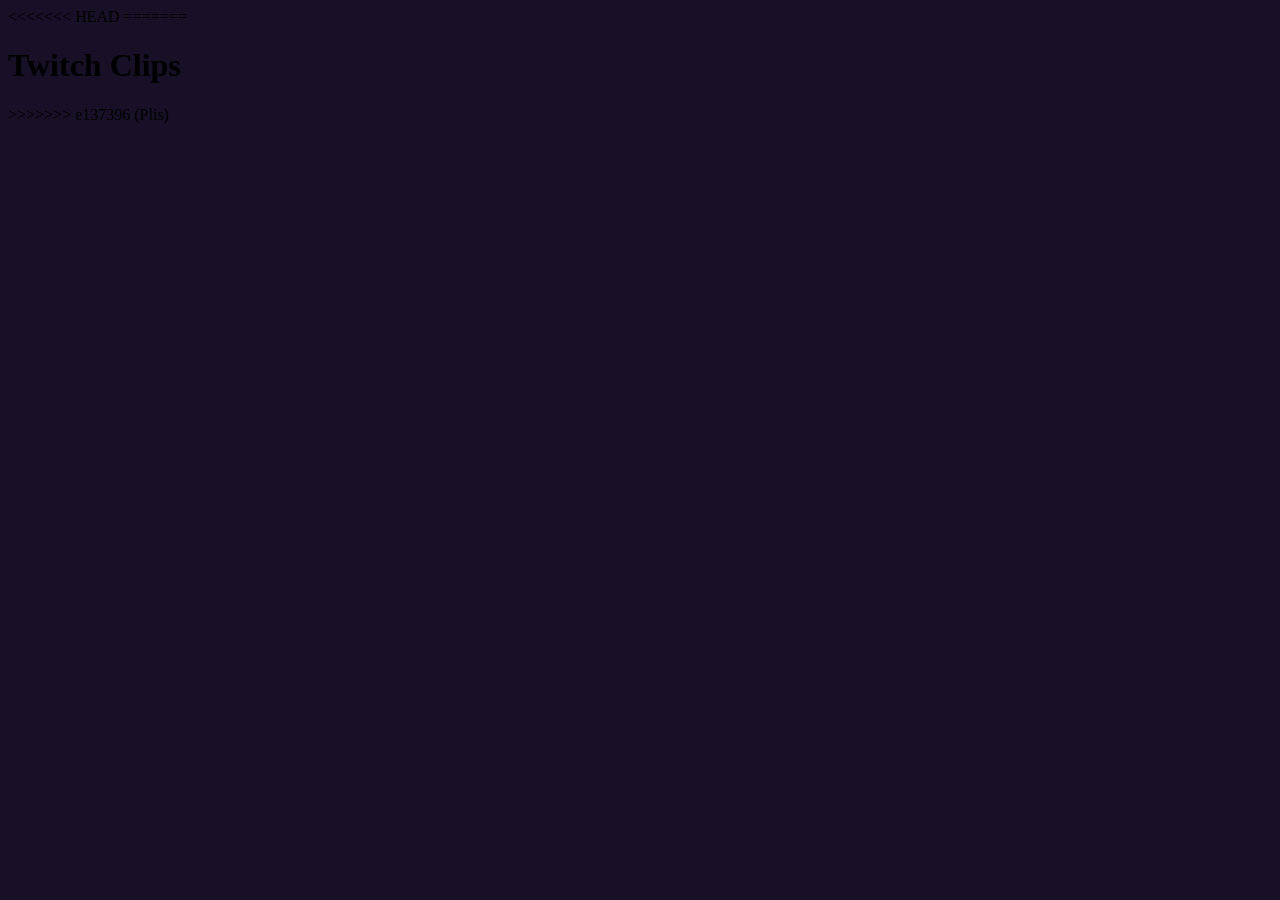
<file: proyecto-diw-twitchClips/index.html>
<!DOCTYPE html>
<html lang="es">
    <head>
        <meta charset="UTF-8">
        <meta name="viewport" content="width=device-width, initial-scale=1.0">
        <title>Twitch Clips</title>
    </head>
<<<<<<< HEAD
    <body>

=======
    <body style="background-color:#171027">
        <h1>Twitch Clips</h1>
>>>>>>> e137396 (Plis)
    </body>
</html>
</file>
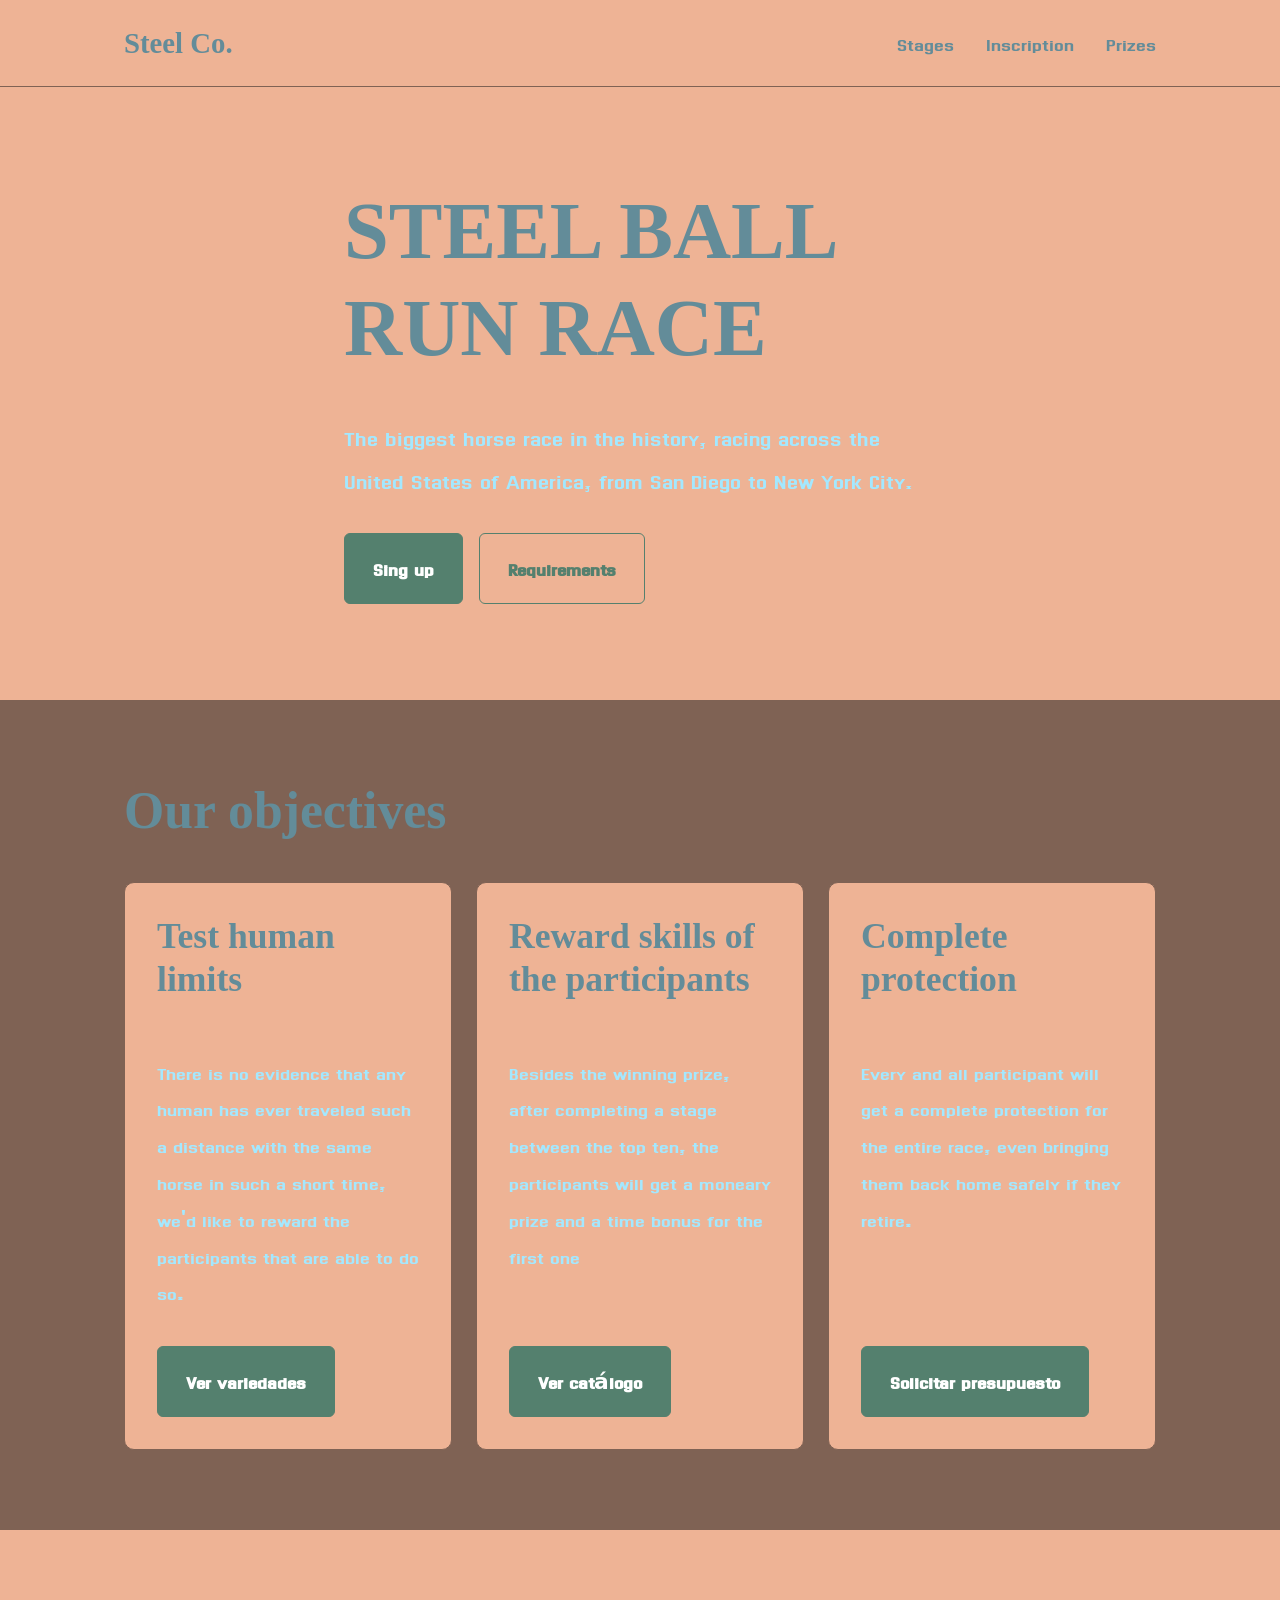
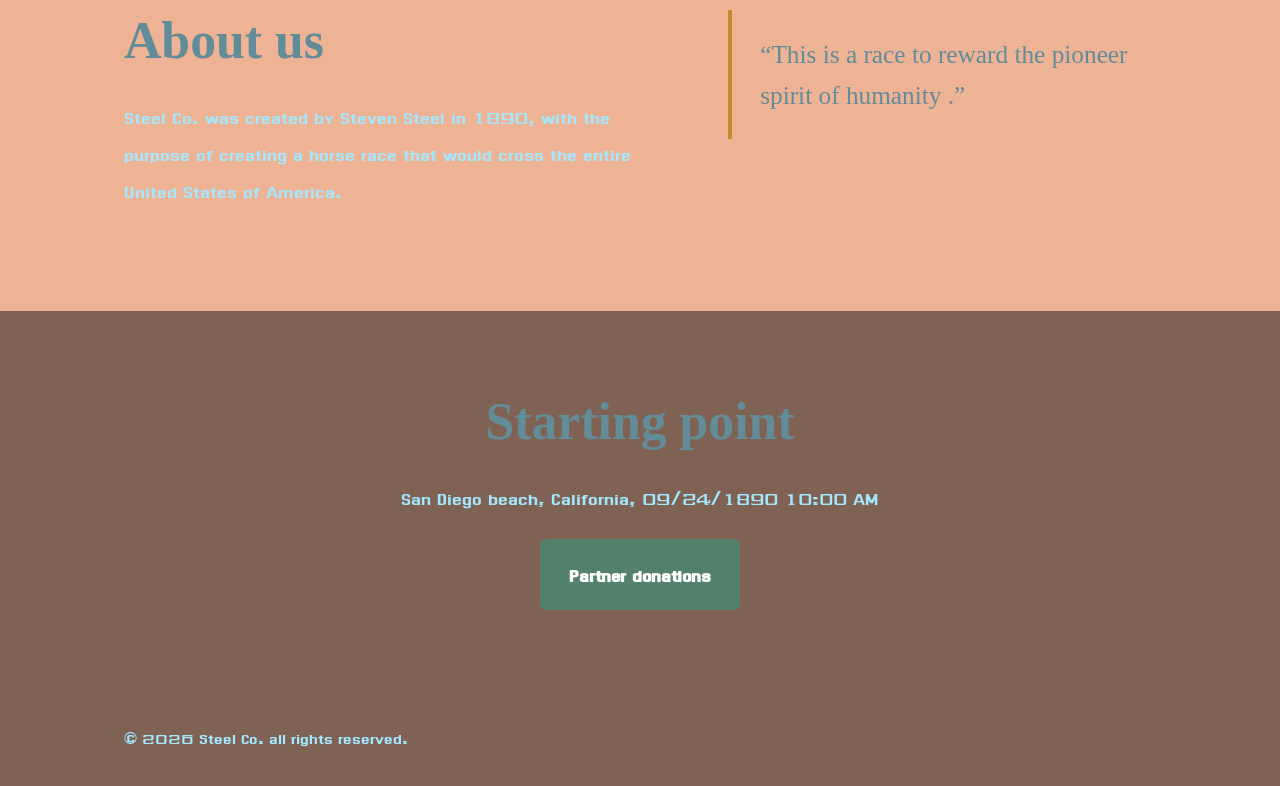
<file: Actividades/colores_complementarios/index.html>
<!DOCTYPE html>
<html lang="es">
<head>
  <meta charset="UTF-8">
  <meta name="viewport" content="width=device-width, initial-scale=1.0">
  <title>STEEL BALL RUN — JOJO'S BIZARRE ADVENTURE PART 7</title>

  <!-- Tipografías de Google Fonts: cambia estos nombres por otras que quieras
       probar. Busca más en https://fonts.google.com y sustituye tanto el
       enlace de aquí como las variables --font-heading / --font-body en
       styles.css -->
  <link rel="preconnect" href="https://fonts.googleapis.com">
<link rel="preconnect" href="https://fonts.gstatic.com" crossorigin>
<link href="https://fonts.googleapis.com/css2?family=Dhurjati&family=Smokum&display=swap" rel="stylesheet">



  <link rel="stylesheet" href="styles alt.css">
</head>
<body>
  <!-- ===================== CABECERA ===================== -->
  <header class="cabecera">
    <div class="contenedor cabecera__interior">
      <p class="marca">Steel Co.</p>
        <nav class="navegacion" aria-label="Navegación principal">
          <ul>
            <li><a href="#productos">Stages</a></li>
            <li><a href="#nosotros">Inscription</a></li>
            <li><a href="#contacto">Prizes</a></li>
          </ul>
        </nav>      
    </div>
  </header>

  <main>
    <!-- ===================== HERO ===================== -->
    <section class="hero">
      <div class="contenedor hero__contenido">
        <h1>STEEL BALL RUN RACE</h1>
        <p class="hero__texto">
          The biggest horse race in the history, racing across
          the United States of America, from San Diego to New York City.
        </p>
        <div class="hero__acciones">
          <button class="boton boton--primario">Sing up</button>
          <button class="boton boton--secundario">Requirements</button>
        </div>
      </div>
    </section>

    <!-- ===================== BLOQUES / TARJETAS ===================== -->
    <section id="productos" class="seccion seccion--alterna">
      <div class="contenedor">
        <h2>Our objectives</h2>
        <div class="rejilla-tarjetas">

          <article class="tarjeta">
            <h3>Test human limits</h3>
            <p>
              There is no evidence that any human has ever traveled such a distance with the same horse in such a short time, we'd like to reward the participants that are able to do so.
            </p>
            <button class="boton boton--primario">Ver variedades</button>
          </article>

          <article class="tarjeta">
            <h3>Reward skills of the participants</h3>
            <p>
              Besides the winning prize, after completing a stage between the top ten, the participants will get a moneary prize and a time bonus for the first one
            </p>
            <button class="boton boton--primario">Ver catálogo</button>
          </article>

          <article class="tarjeta">
            <h3>Complete protection</h3>
            <p>
              Every and all participant will get a complete protection for the entire race, even bringing them back home safely if they retire.
            </p>
            <button class="boton boton--primario">Solicitar presupuesto</button>
          </article>

        </div>
      </div>
    </section>

    <!-- ===================== SOBRE NOSOTROS ===================== -->
    <section id="nosotros" class="seccion">
      <div class="contenedor seccion__dos-columnas">
        <div>
          <h2>About us</h2>
          <p>
            Steel Co. was created by Steven Steel in 1890, with the purpose of creating a horse race that would cross the entire United States of America.
          </p>
        </div>
        <aside class="destacado">
          <p>
            &ldquo;This is a race to reward the pioneer spirit of humanity .&rdquo;
          </p>
        </aside>
      </div>
    </section>

    <!-- ===================== CONTACTO ===================== -->
    <section id="contacto" class="seccion seccion--alterna">
      <div class="contenedor seccion--centrada">
        <h2>Starting point</h2>
        <p>San Diego beach, California, 09/24/1890 10:00 AM</p>
        <button class="boton boton--primario">Partner donations</button>
      </div>
    </section>
  </main>

  <!-- ===================== PIE DE PÁGINA ===================== -->
  <footer class="pie">
    <div class="contenedor">
      <p>&copy; 2026 Steel Co. all rights reserved.</p>
    </div>
  </footer>

</body>
</html>
</file>
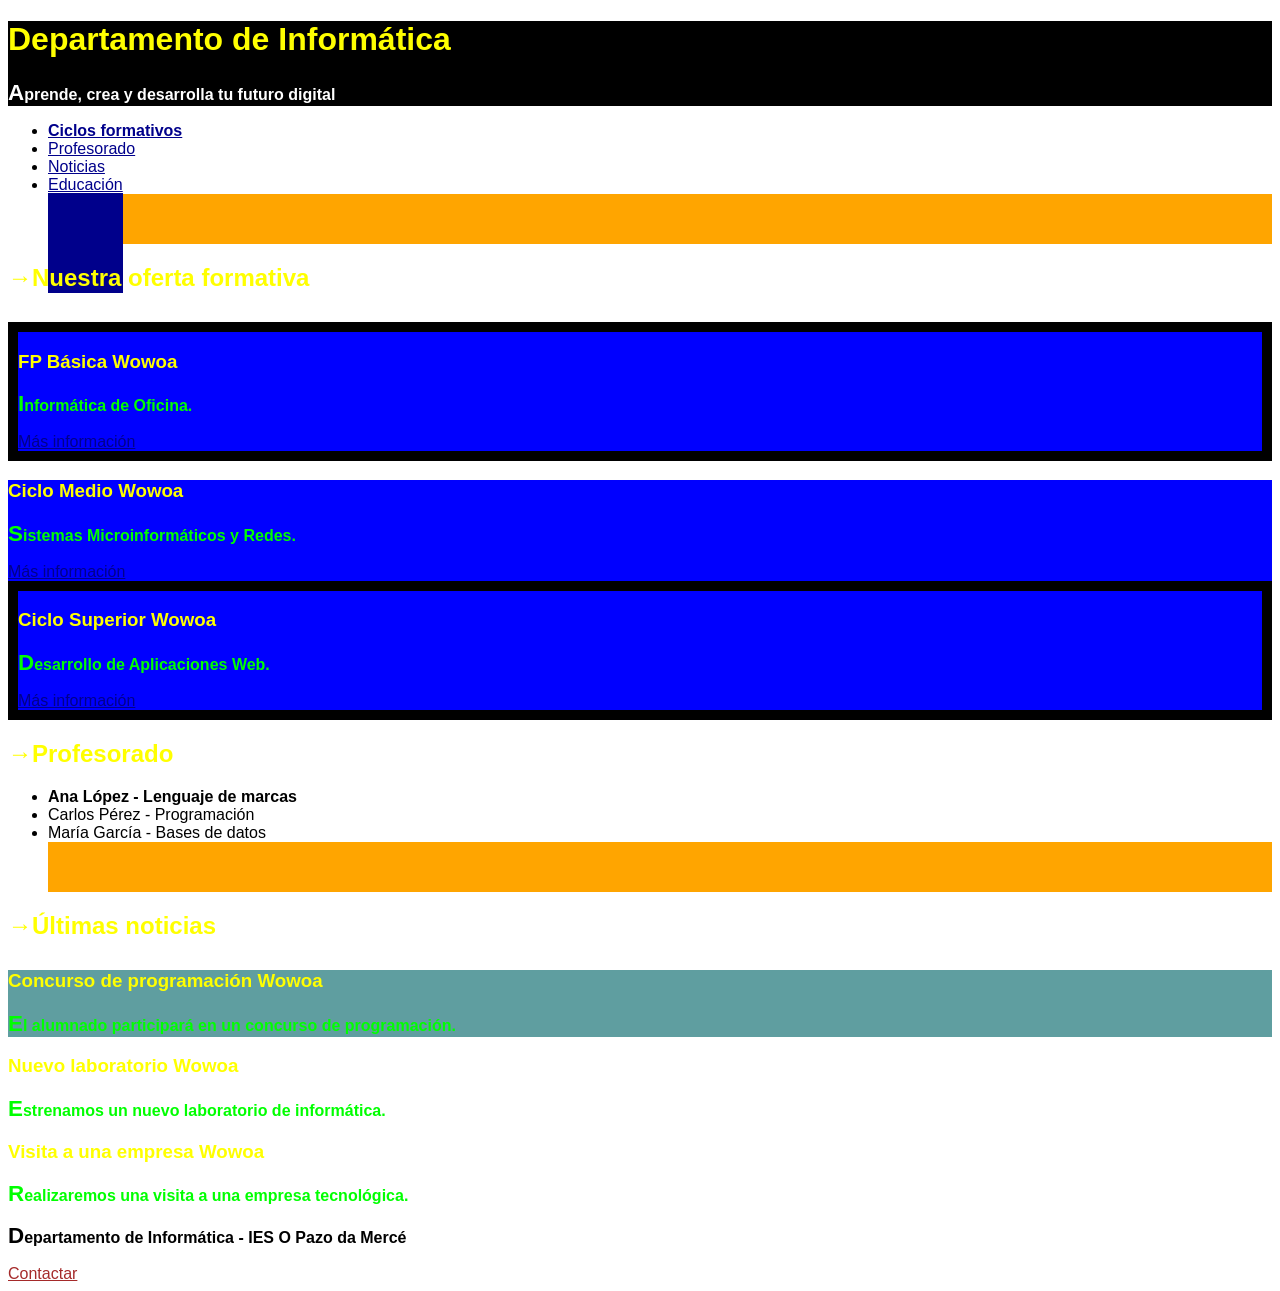
<file: Actividades/selectores/index.html>
<!DOCTYPE html>
<html lang="es">
    <head>
        <meta charset="UTF-8">
        <title>Deppartamento de Informática</title>
        <link rel="stylesheet" href="styles.css">
    </head>
    <body>

        <header id="cabecera">
            <h1>Departamento de Informática</h1>
            <p>Aprende, crea y desarrolla tu futuro digital</p>
        </header>

        <nav>
            <ul>
                <li><a href="#ciclos">Ciclos formativos</a></li>
                <li><a href="#profesorado">Profesorado</a></li>
                <li><a href="#noticias">Noticias</a></li>
                <li><a
                        href="https://www.educacionfpydeportes.gob.es/">Educación</a></li>
            </ul>
        </nav>

        <main>

            <section id="ciclos">
                <h2>Nuestra oferta formativa</h2>

                <article class="ciclo">
                    <h3>FP Básica</h3>
                    <p>Informática de Oficina.</p>
                    <a href="#">Más información</a>
                </article>

                <article class="ciclo destacado">
                    <h3>Ciclo Medio</h3>
                    <p>Sistemas Microinformáticos y Redes.</p>
                    <a href="#">Más información</a>
                </article>

                <article class="ciclo">
                    <h3>Ciclo Superior</h3>
                    <p>Desarrollo de Aplicaciones Web.</p>
                    <a href="#">Más información</a>
                </article>
            </section>

            <section id="profesorado">
                <h2>Profesorado</h2>

                <ul>
                    <li class="docente">Ana López - Lenguaje de marcas</li>
                    <li class="docente">Carlos Pérez - Programación</li>
                    <li class="docente">María García - Bases de datos</li>
                </ul>
            </section>

            <section id="noticias">
                <h2>Últimas noticias</h2>

                <article class="noticia">
                    <h3>Concurso de programación</h3>
                    <p>El alumnado participará en un concurso de
                        programación.</p>
                </article>

                <article class="noticia">
                    <h3>Nuevo laboratorio</h3>
                    <p>Estrenamos un nuevo laboratorio de informática.</p>
                </article>

                <article class="noticia">
                    <h3>Visita a una empresa</h3>
                    <p>Realizaremos una visita a una empresa tecnológica.</p>
                </article>
            </section>

        </main>

        <footer>
            <p>Departamento de Informática - IES O Pazo da Mercé</p>
            <a href="mailto:informatica@instituto.es">Contactar</a>
        </footer>

    </body>
</html>
</file>
<file: Actividades/colores_complementarios/styles alt.css>
/* ==========================================================================
   PLANTILLA DE PRÁCTICA — colores y tipografía

   Todo lo que necesitas cambiar para experimentar con una paleta o una
   tipografía distinta está reunido aquí arriba, en :root. El resto de la
   hoja de estilos NO se toca: usa estas variables con var(--nombre),
   así que basta con cambiar un valor aquí para que se actualice en toda
   la página.

   Herramientas útiles para elegir paleta:
     - https://coolors.co
     - https://colorhunt.co
     - https://color.adobe.com

   Herramientas útiles para elegir tipografía:
     - https://fonts.google.com  (recuerda actualizar también el <link>
       en el <head> del archivo index.html si cambias de tipografía)
     - https://fontpair.co (para ver combinaciones de dos tipografías)
   ========================================================================== */

:root {

  /* ---- 1. COLOR DE FONDO GENERAL ----
     El fondo de la página y de las secciones "normales". */
  --color-fondo: #eeb395;

  /* ---- 2. COLOR DE FONDO ALTERNO ----
     Para secciones que quieres diferenciar del fondo general
     (ver clase .seccion--alterna en el HTML). */
  --color-fondo-alterno: #7F6254;

  /* ---- 3. COLOR DE FONDO DE BLOQUES / TARJETAS ----
     El fondo de las tarjetas de producto y del bloque destacado. */
  --color-bloque: #eeb395;
  --color-bloque-borde: #7F6254;

  /* ---- 4. COLOR DE TEXTO ----
     Texto principal y texto secundario (más apagado, para descripciones). */
  --color-texto: #638c99;
  --color-texto-secundario: #A3E8FF;

  /* ---- 5. COLOR DE BOTONES ----
     Botón primario (la acción principal) y su estado al pasar el ratón,
     más el botón secundario (acción menos importante). */
  --color-boton-primario: #54806E;
  --color-boton-primario-hover: #5f4a3f;
  --color-boton-texto: #FFFFFF;

  --color-boton-secundario: transparent;
  --color-boton-secundario-borde: #54806E;
  --color-boton-secundario-texto: #54806E;

  /* ---- 6. COLOR DE ACENTO ----
     Úsalo con moderación: un detalle, no todo el fondo. Aquí se usa en el
     borde izquierdo del bloque destacado ("aside"). */
  --color-acento: #C68A2E;

  /* ---- 7. TIPOGRAFÍA ----
     --font-titulos se usa en h1, h2, h3.
      - 'Fraunces' (Primera opción): Fuente moderna con remates (serif). Si está
        importad vía Google Fonts o @font-face, el navegador la usará como prioridad.
      - Georgia (Reserva del sistema): Si 'Fraunces' falla o aún no se he descargado,
        usará Georgia, una fuente muy extendida y presente por defectoen casi todos 
        los sistemas (Windows, macOS, iOS).
      - serif (Reserva genérica): Si ninguna de las dos anteriores está disponible, 
        el sistema cargará su fuente serif predeterminada (como Times New Roman).

     --font-cuerpo se usa en párrafos, botones y menú.
      - 'Inter' (Primera opción): Una de las fuentes web sans-serif más populares 
        para interfaces UI por su excelente legibilidad en pantallas pequeñas.
      - system-ui (Reserva de sistema nativa): Si 'Inter' no está disponible, el 
        navegador recurrirá a la tipografía por defecto del sistema operativo del 
        usuario (por ejemplo, San Francisco en iOS/macOS, Segoe UI en Windows o 
        Roboto en Android).
      - sans-serif (Reserva genérica): La categoría genérica sin remates de último 
        recurso (como Arial o Helvetica).
     Si cambias de tipografía, actualiza también el <link> de Google Fonts
     en el <head> de index.html. */
  --font-titulos: 'Smokum';
  --font-cuerpo: 'Dhurjati', system-ui, sans-serif;

  /* Tamaño base del texto; los demás tamaños están definidos en "em",
     así que cambiar este valor escala toda la tipografía proporcionalmente. */
  --tamano-base: 23px;
}



/* ==========================================================================
   ESTILOS BASE
   ========================================================================== */

* {
  box-sizing: border-box;
}

body {
  margin: 0;
  background-color: var(--color-fondo);
  color: var(--color-texto);
  font-family: var(--font-cuerpo);
  font-size: var(--tamano-base);
  line-height: 1.6;
}

h1, h2, h3 {
  font-family: var(--font-titulos);
  font-weight: 600;
  line-height: 1.2;
  margin: 0 0 0.5em;
}

h1 { font-size: 3.5em; font-weight: 700; }
h2 { font-size: 2.25em; }
h3 { font-size: 1.55em; }

p {
  color: var(--color-texto-secundario);
  max-width: 65ch;
}

.contenedor {
  max-width: 1080px;
  margin: 0 auto;
  padding: 0 24px;
}

/* ==========================================================================
   CABECERA Y NAVEGACIÓN
   ========================================================================== */

.cabecera {
  background-color: var(--color-fondo);
  border-bottom: 1px solid var(--color-bloque-borde);
  position: sticky;
  top: 0;
}

.cabecera__interior {
  display: flex;
  align-items: center;
  justify-content: space-between;
  padding-top: 20px;
  padding-bottom: 20px;
}

.marca {
  font-family: var(--font-titulos);
  font-weight: 600;
  font-size: 1.25em;
  margin: 0;
  color: var(--color-texto);
}

.navegacion ul {
  list-style: none;
  display: flex;
  gap: 32px;
  margin: 0;
  padding: 0;
}

.navegacion a {
  color: var(--color-texto);
  text-decoration: none;
  font-weight: 500;
}

.navegacion a:hover {
  color: var(--color-boton-primario);
}

/* ==========================================================================
   HERO
   ========================================================================== */

.hero {
  padding: 96px 0;
}

.hero__contenido {
  max-width: 640px;
}

.hero__texto {
  font-size: 1.15em;
}

.hero__acciones {
  display: flex;
  gap: 16px;
  margin-top: 32px;
}

/* ==========================================================================
   BOTONES
   ========================================================================== */

.boton {
  font-family: var(--font-cuerpo);
  font-size: 0.95em;
  font-weight: 600;
  padding: 14px 28px;
  border-radius: 6px;
  cursor: pointer;
  transition: background-color 0.15s ease, color 0.15s ease;
}

.boton--primario {
  background-color: var(--color-boton-primario);
  color: var(--color-boton-texto);
  border: 1px solid var(--color-boton-primario);
}

.boton--primario:hover {
  background-color: var(--color-boton-primario-hover);
  border-color: var(--color-boton-primario-hover);
}

.boton--secundario {
  background-color: var(--color-boton-secundario);
  color: var(--color-boton-secundario-texto);
  border: 1px solid var(--color-boton-secundario-borde);
}

.boton--secundario:hover {
  background-color: var(--color-boton-secundario-borde);
  color: var(--color-fondo);
}

/* ==========================================================================
   SECCIONES
   ========================================================================== */

.seccion {
  padding: 80px 0;
}

.seccion--alterna {
  background-color: var(--color-fondo-alterno);
}

.seccion--centrada {
  text-align: center;
}

.seccion--centrada p {
  margin-left: auto;
  margin-right: auto;
}

.seccion__dos-columnas {
  display: grid;
  grid-template-columns: 1.3fr 1fr;
  gap: 48px;
  align-items: start;
}

/* ==========================================================================
   TARJETAS (bloques de producto)
   ========================================================================== */

.rejilla-tarjetas {
  display: grid;
  grid-template-columns: repeat(3, 1fr);
  gap: 24px;
  margin-top: 40px;
}

.tarjeta {
  background-color: var(--color-bloque);
  border: 1px solid var(--color-bloque-borde);
  border-radius: 10px;
  padding: 32px;
  display: flex;
  flex-direction: column;
  gap: 12px;
  align-items: flex-start;
}

.tarjeta .boton {
  margin-top: auto;
}

/* Bloque destacado (cita), con el color de acento como detalle en el borde */
.destacado {
  background-color: var(--color-bloque);
  border-left: 4px solid var(--color-acento);
  padding: 24px 28px;
  font-family: var(--font-titulos);
  font-size: 1.1em;
}

.destacado p {
  color: var(--color-texto);
  margin: 0;
}

/* ==========================================================================
   PIE DE PÁGINA
   ========================================================================== */

.pie {
  background-color: var(--color-fondo-alterno);
  padding: 32px 0;
}

.pie p {
  font-size: 0.875em;
  margin: 0;
}

/* ==========================================================================
   RESPONSIVE
   ========================================================================== */

@media (max-width: 768px) {
  .rejilla-tarjetas {
    grid-template-columns: 1fr;
  }

  .seccion__dos-columnas {
    grid-template-columns: 1fr;
  }

  h1 {
    font-size: 2.1em;
  }

  .navegacion ul {
    gap: 20px;
  }
}
</file>
<file: Actividades/selectores/styles.css>
/*A. SELECTORES BÁSICOS*/

/*1. Selector de etiqueta: establece la fuente de toda la página mediante body.*/
body {
  font-family: "Franklin Gothic Medium", "Arial Narrow", Arial, sans-serif;
}

/* 2. Selector de etiqueta: asigna un color a todos los encabezados h2. */
h2 {
  color: aqua;
}

/* 3. Selector de clase: aplica un fondo azul claro a los elementos que tengan la clase ciclo. */
.ciclo {
  background-color: blue;
}
/* 4. Selector de ID: establece un fondo oscuro y texto blanco para la cabecera #cabecera. */
#cabecera {
  background-color: black;
  color: white;
}
/* 5. Selector múltiple: aplica el mismo color a los elementos h1, h2 y h3. */
h1,
h2,
h3 {
  color: yellow;
}
/*B. SELECTORES COMBINADORES*/

/* 6. Selector descendiente: establece un color gris para todos los párrafos que estén dentro de #noticias.*/
#noticias > p {
  color: gray;
}
/* 7. Selector hijo directo: aplica un margen a los elementos li que sean hijos directos de la lista del menú nav. */
nav > li {
  margin: 20px;
}
/* 8. Selector de hermanos adyacentes: establece un margen superior para el primer article que aparezca inmediatamente después de un h2. */
h2 + article {
  margin-top: 30px;
}
/* 9. Selector de hermanos generales: cambia el color de los párrafos que sean hermanos posteriores de un h3.*/
h3 ~ p {
  color: lime;
}
/*C. SELECTORES DE ATRIBUTOS*/

/* 10. Selecciona todos los enlaces que tengan el atributo href y establece su color en azul.*/
a[href] {
  color: darkblue;
}
/* 11. Selecciona los enlaces cuyo href comience por https y añade un borde inferior.*/
a[href^="http"] {
  border-bottom: 100px solid;
}
/*12. Selecciona los enlaces cuyo href contenga la palabra mailto y cambia su color.*/
a[href*="mailto"] {
  color: brown;
}
/* D. PSEUDOCLASES */

/* 13. :hover: cuando el ratón pase sobre un enlace, cambia su color y elimina el subrayado.*/
a:hover {
  color: purple;
  text-decoration: none;
}
/* 14. :active: mientras se pulsa un enlace, cambia su fondo.*/
a:active {
  background-color: aqua;
}
/* 15. :visited: los enlaces visitados deben tener otro color. */
a:visited {
  color: orangered;
}
/* 16. :first-child: aplica negrita al primer elemento de cada lista. */
li:first-child {
  font-weight: bold;
}
/* 17. :last-child: aplica un borde inferior al último elemento de cada lista.*/
li:last-child {
  border-bottom: 50px solid orange;
}
/* 18. :nth-child(2): aplica un fondo diferente al segundo elemento de la lista (article) de noticias. */
#noticias article:nth-child(2) {
  background-color: cadetblue;
}
/* 19. :not(.destacado): aplica un borde a todos los ciclos que no tengan la clase destacado.*/
.ciclo:not(.destacado) {
  border: 10px solid;
}
/* 20. :focus: cuando un enlace reciba el foco mediante el teclado, debe mostrar un contorno visible.*/
a:focus {
  outline: 3px solid pink;
}
/* E. PSEUDOELEMENTOS */

/* 21. ::before: añade un símbolo decorativo antes del texto de cada título h2.*/
h2::before {
  content: "\2192";
}
/* 22. ::after: añade un texto - Más información después de los títulos h3 de los ciclos.*/
h3::after {
  content: " Wowoa";
}
/* 23. ::first-letter: aumenta el tamaño de la primera letra de los párrafos de las noticias.*/
p::first-letter {
  font-size: 140%;
}
/* 24. ::first-line: muestra en negrita la primera línea de los párrafos de la sección de noticias.*/
p::first-line {
  font-weight: bold;
}
/* 25. ::selection: establece un fondo azul y texto blanco cuando el usuario seleccione texto de la página.*/
p::selection {
  background-color: blue;
  color: white;
}
</file>
